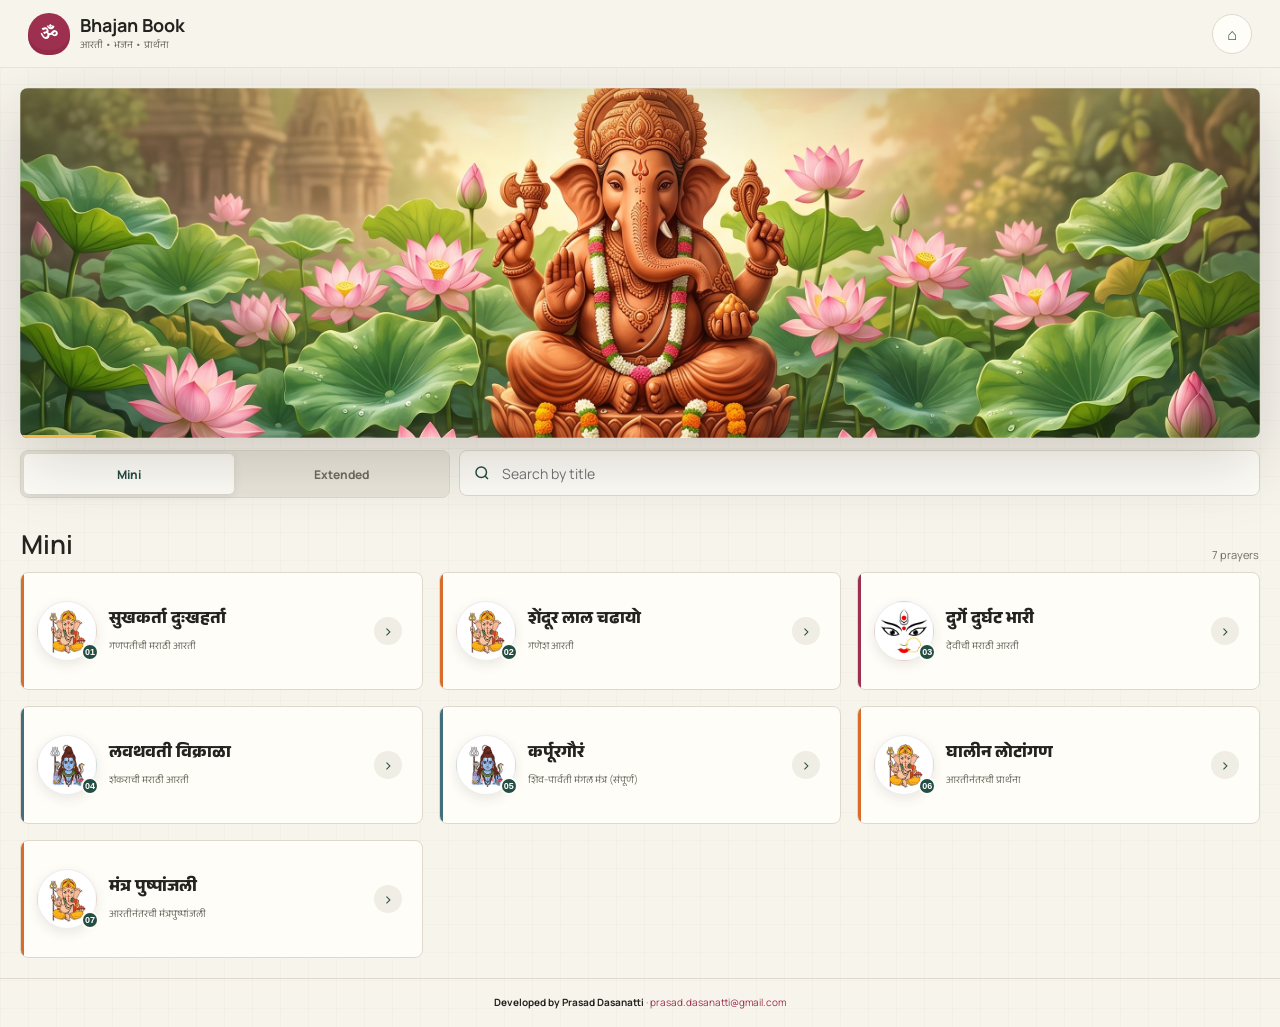
<file: index.html>
<!doctype html>
<html lang="mr">
	<head>
		<meta charset="utf-8" />
		<meta name="viewport" content="width=device-width,initial-scale=1,viewport-fit=cover" />
		<meta name="theme-color" content="#7c3f1d" />
		<meta name="mobile-web-app-capable" content="yes" />
		<meta name="apple-mobile-web-app-capable" content="yes" />
		<meta name="apple-mobile-web-app-status-bar-style" content="default" />
		<meta name="apple-mobile-web-app-title" content="Bhajan Book" />
		<meta name="description" content="A peaceful, offline-ready Marathi devotional bhajan and aarti book." />
		<link rel="manifest" href="manifest.json" />
		<link rel="stylesheet" href="css/app.css" />
		<title>Bhajan Book</title>
	</head>
	<body>
		<header class="top">
			<div class="logo" aria-hidden="true">ॐ</div>
			<div>
				<div class="brand">Bhajan Book</div>
				<div class="sub">आरती • भजन • प्रार्थना</div>
			</div>
			<button class="topHome" id="homeBtn" type="button" aria-label="Go to bhajan list" title="Bhajan list">⌂</button>
		</header>
		<main>
			<section id="listView" class="view active">
				<div class="hero" role="img" aria-label="Lord Ganesha seated among lotus flowers">
					<h1 class="visuallyHidden">Bhajans, aartis and prayers</h1>
				</div>
				<div class="collectionBar">
					<div id="versionTabs" class="versionTabs" role="tablist" aria-label="Bhajan collection version"></div>
					<label class="search">
						<svg viewBox="0 0 24 24" fill="none" stroke="currentColor" stroke-width="2" aria-hidden="true">
							<circle cx="11" cy="11" r="7"></circle>
							<path d="m20 20-4-4"></path>
						</svg>
						<input id="search" type="search" placeholder="Search by title" autocomplete="off" aria-label="Search bhajans" />
					</label>
				</div>
				<div class="sectionHead">
					<h2 id="collectionName">Current collection</h2>
					<span id="collectionCount" class="collectionCount" aria-live="polite"></span>
				</div>
				<div id="grid" class="grid"></div>
			</section>
			<section id="readerView" class="view">
				<div class="reader">
					<div class="readerTop">
						<button class="btn" id="backBtn" type="button">← All Bhajans</button>
						<span id="count" class="count"></span>
					</div>
					<div class="readerLayout">
						<div id="readerArt" class="readerArt" aria-hidden="true"></div>
						<div class="panel">
							<div class="content">
								<div class="invocation" aria-hidden="true">॥ श्री ॥</div>
								<h2 id="rtitle"></h2>
								<div id="rmeta" class="meta"></div>
								<div id="lyrics" class="lyrics"></div>
							</div>
						</div>
					</div>
					<div class="nav">
						<div class="navrow">
							<button id="prevBtn" type="button">← Previous</button>
							<button id="nextBtn" class="next" type="button">Next Bhajan →</button>
							<button id="listBtn" type="button">☰ List</button>
						</div>
						<div class="hint">Swipe left/right on the lyrics • Keyboard ← / → also works</div>
					</div>
				</div>
			</section>
		</main>
		<footer class="appFooter">
			<span class="devName">Developed by Prasad Dasanatti</span>
			· <a href="mailto:prasad.dasanatti@gmail.com">prasad.dasanatti@gmail.com</a>
		</footer>
		<script src="js/bhajans.js"></script>
		<script src="js/ui.js"></script>
		<script src="js/navigation.js"></script>
		<script src="js/app.js"></script>
	</body>
</html>
</file>
<file: css/app.css>
@font-face {
	font-family: "Manrope";
	src: url("../assets/fonts/manrope-latin.woff2") format("woff2");
	font-style: normal;
	font-weight: 200 800;
	font-display: swap;
}

@font-face {
	font-family: "Anek Devanagari";
	src: url("../assets/fonts/anek-devanagari.woff2") format("woff2");
	font-style: normal;
	font-weight: 100 800;
	font-display: swap;
}

@font-face {
	font-family: "Tiro Devanagari Marathi";
	src: url("../assets/fonts/tiro-marathi-devanagari.woff2") format("woff2");
	font-style: normal;
	font-weight: 400;
	font-display: swap;
	unicode-range: U+0900-097F, U+1CD0-1CFF, U+A8E0-A8FF;
}

@font-face {
	font-family: "Tiro Devanagari Marathi";
	src: url("../assets/fonts/tiro-marathi-latin.woff2") format("woff2");
	font-style: normal;
	font-weight: 400;
	font-display: swap;
	unicode-range: U+0000-024F;
}

:root {
	--font-ui: "Manrope", "Anek Devanagari", "Nirmala UI", sans-serif;
	--font-devanagari: "Anek Devanagari", "Nirmala UI", sans-serif;
	--font-reading: "Tiro Devanagari Marathi", "Nirmala UI", serif;
	--canvas: #f7f4ec;
	--paper: #fffdf8;
	--ink: #24231f;
	--muted: #706c62;
	--line: #ded9cc;
	--saffron: #d96c2b;
	--saffron-deep: #9f3f1f;
	--marigold: #f2b84b;
	--lotus: #9d2f4f;
	--forest: #244d44;
	--forest-soft: #dce8df;
	--safe-top: env(safe-area-inset-top, 0px);
	--safe-bottom: env(safe-area-inset-bottom, 0px);
	--shadow-sm: 0 8px 24px rgba(58, 45, 29, 0.08);
	--shadow-lg: 0 24px 70px rgba(35, 27, 18, 0.18);
}

* {
	box-sizing: border-box;
}

html {
	scroll-behavior: smooth;
}

body {
	min-height: 100vh;
	margin: 0;
	background: linear-gradient(rgba(62, 80, 69, 0.025) 1px, transparent 1px), linear-gradient(90deg, rgba(62, 80, 69, 0.025) 1px, transparent 1px), var(--canvas);
	background-size: 28px 28px;
	color: var(--ink);
	font-family: var(--font-ui);
}

button,
input,
a {
	font: inherit;
}

button {
	touch-action: manipulation;
}

a {
	color: inherit;
	text-decoration: none;
}

.visuallyHidden {
	position: absolute;
	width: 1px;
	height: 1px;
	padding: 0;
	overflow: hidden;
	clip: rect(0 0 0 0);
	white-space: nowrap;
	border: 0;
}

.view {
	display: none;
}

.view.active {
	display: block;
	animation: reveal 280ms ease both;
}

@keyframes reveal {
	from {
		opacity: 0;
		transform: translateY(4px);
	}
}

.top {
	position: sticky;
	top: 0;
	z-index: 30;
	display: flex;
	align-items: center;
	gap: 10px;
	height: calc(58px + var(--safe-top));
	padding: var(--safe-top) 14px 0;
	background: rgba(247, 244, 236, 0.9);
	border-bottom: 1px solid rgba(36, 35, 31, 0.08);
	backdrop-filter: blur(18px) saturate(130%);
}

.logo {
	display: grid;
	place-items: center;
	width: 36px;
	height: 36px;
	color: #fff;
	background: var(--lotus);
	border-radius: 50% 50% 44% 44%;
	box-shadow: inset 0 -5px 0 rgba(68, 8, 25, 0.12);
	font: 700 18px var(--font-reading);
}

.brand {
	font-family: var(--font-ui);
	font-size: 16px;
	font-weight: 700;
}

.sub {
	color: var(--muted);
	font-size: 10px;
	letter-spacing: 0;
}

.topHome,
.iconButton {
	display: grid;
	place-items: center;
	width: 40px;
	height: 40px;
	padding: 0;
	border: 1px solid var(--line);
	border-radius: 50%;
	background: var(--paper);
	color: var(--forest);
	cursor: pointer;
}

.topHome {
	margin-left: auto;
}

main {
	width: min(100%, 1280px);
	margin: 0 auto;
	padding: 12px 12px 28px;
}

.hero {
	position: relative;
	min-height: 264px;
	margin-bottom: 12px;
	overflow: hidden;
	border-radius: 8px;
	background: #758057 url("../assets/images/hero.jpeg") center / cover no-repeat;
	box-shadow: var(--shadow-lg);
}

.hero::before {
	content: "";
	position: absolute;
	inset: 0;
	box-shadow: inset 0 0 0 1px rgba(255, 255, 255, 0.22);
	pointer-events: none;
}

.hero::after {
	content: "";
	position: absolute;
	left: 0;
	bottom: 0;
	width: 76px;
	height: 3px;
	background: var(--marigold);
}

.collectionBar {
	display: grid;
	gap: 9px;
	margin-bottom: 14px;
}

.versionTabs {
	display: grid;
	grid-template-columns: 1fr 1fr;
	gap: 3px;
	padding: 3px;
	border: 1px solid var(--line);
	border-radius: 8px;
	background: #eae6dc;
}

.tab {
	min-height: 40px;
	padding: 7px 10px;
	border: 0;
	border-radius: 5px;
	background: transparent;
	color: var(--muted);
	font-size: 12px;
	font-weight: 750;
	cursor: pointer;
}

.tab[aria-selected="true"] {
	background: var(--paper);
	color: var(--forest);
	box-shadow: 0 2px 10px rgba(41, 49, 42, 0.1);
}

.search {
	display: flex;
	align-items: center;
	height: 46px;
	padding: 0 13px;
	border: 1px solid var(--line);
	border-radius: 8px;
	background: var(--paper);
	color: var(--forest);
}

.search svg {
	width: 18px;
	height: 18px;
	flex: none;
}

.search input {
	width: 100%;
	margin-left: 9px;
	border: 0;
	outline: 0;
	background: transparent;
	color: var(--ink);
	font-size: 14px;
}

.sectionHead {
	display: flex;
	align-items: end;
	justify-content: space-between;
	gap: 12px;
	margin: 18px 1px 10px;
}

.sectionHead h2 {
	margin: 0;
	font-family: var(--font-ui);
	font-size: 20px;
	font-weight: 600;
}

.collectionCount {
	color: var(--muted);
	font-size: 11px;
}

.grid {
	display: grid;
	gap: 8px;
}

.card {
	position: relative;
	display: grid;
	grid-template-columns: 48px minmax(0, 1fr) 28px;
	align-items: center;
	gap: 10px;
	min-height: 72px;
	width: 100%;
	padding: 8px 10px;
	overflow: hidden;
	border: 1px solid var(--line);
	border-radius: 7px;
	background: var(--paper);
	color: var(--ink);
	text-align: left;
	cursor: pointer;
	transition:
		border-color 180ms ease,
		transform 180ms ease,
		box-shadow 180ms ease;
}

.card::before {
	content: "";
	position: absolute;
	inset: 0 auto 0 0;
	width: 3px;
	background: var(--card-accent, var(--saffron));
}

.card:hover {
	transform: translateY(-2px);
	border-color: color-mix(in srgb, var(--card-accent, var(--saffron)) 48%, var(--line));
	box-shadow: var(--shadow-sm);
}

.cardMark {
	position: relative;
	width: 48px;
	height: 48px;
	border: 1px solid rgba(36, 35, 31, 0.08);
	border-radius: 50%;
	background-color: var(--card-tint, #f5e5d8);
	background-image: var(--deity-image, url("../assets/images/om.png"));
	background-position: center;
	background-repeat: no-repeat;
	background-size: cover;
	box-shadow: 0 4px 12px rgba(58, 45, 29, 0.1);
}

.cardNumber {
	position: absolute;
	right: -3px;
	bottom: -1px;
	display: grid;
	place-items: center;
	width: 18px;
	height: 18px;
	border: 2px solid var(--paper);
	border-radius: 50%;
	background: var(--forest);
	color: #fff;
	font: 700 9px sans-serif;
}

.cardBody {
	min-width: 0;
}

.cardTitle {
	overflow: hidden;
	color: var(--ink);
	font-family: var(--font-devanagari);
	font-size: 15px;
	font-weight: 750;
	text-overflow: ellipsis;
	white-space: nowrap;
}

.cardMeta {
	display: flex;
	align-items: center;
	gap: 6px;
	margin-top: 3px;
	overflow: hidden;
	color: var(--muted);
	font-size: 10px;
	white-space: nowrap;
}

.langTag {
	flex: none;
	padding: 2px 6px;
	border-radius: 4px;
	background: var(--forest-soft);
	color: var(--forest);
	font-size: 9px;
	font-weight: 800;
	text-transform: uppercase;
}

.cardArrow {
	display: grid;
	place-items: center;
	width: 28px;
	height: 28px;
	border-radius: 50%;
	background: #f0ede4;
	color: var(--forest);
	font-size: 16px;
}

.card[data-type="durga"],
.readerArt[data-type="durga"] {
	--card-accent: #9d2f4f;
	--card-tint: #f4dfe5;
	--deity-image: url("../assets/images/durga.jpeg");
}
.card[data-type="shiva"],
.readerArt[data-type="shiva"] {
	--card-accent: #426f7b;
	--card-tint: #dcebed;
	--deity-image: url("../assets/images/shiva.png");
}
.card[data-type="vitthal"],
.readerArt[data-type="vitthal"] {
	--card-accent: #3f5d9b;
	--card-tint: #e1e7f5;
	--deity-image: url("../assets/images/panduranga.jpeg");
}
.card[data-type="hanuman"],
.readerArt[data-type="hanuman"] {
	--card-accent: #c24f29;
	--card-tint: #f6e0d7;
	--deity-image: url("../assets/images/hanuman.png");
}
.card[data-type="datta"],
.readerArt[data-type="datta"] {
	--card-accent: #6f4b86;
	--card-tint: #eae1ef;
	--deity-image: url("../assets/images/datta.jpeg");
}
.card[data-type="dnyaneshwar"],
.readerArt[data-type="dnyaneshwar"] {
	--card-accent: #4c7452;
	--card-tint: #e1ecdf;
	--deity-image: url("../assets/images/om.png");
}

.card[data-type="ganesha"],
.readerArt[data-type="ganesha"] {
	--deity-image: url("../assets/images/ganesha.png");
}

.emptyState {
	padding: 40px 14px;
	color: var(--muted);
	text-align: center;
}

.reader {
	width: min(100%, 1060px);
	margin: 0 auto;
}

.readerTop {
	display: flex;
	align-items: center;
	gap: 10px;
	margin-bottom: 8px;
}

.btn {
	min-height: 40px;
	padding: 0 10px;
	border: 0;
	background: transparent;
	color: var(--forest);
	font-size: 12px;
	font-weight: 800;
	cursor: pointer;
}

.count {
	margin-left: auto;
	color: var(--muted);
	font-size: 11px;
}

.readerLayout {
	display: block;
}

.readerArt {
	display: none;
}

.panel {
	background: var(--paper);
	overflow: hidden;
	border: 1px solid var(--line);
	border-radius: 8px;
	box-shadow: 0 6px 20px rgba(58, 45, 29, 0.05);
}

.content {
	padding: 14px 16px 24px;
}

.invocation {
	margin-bottom: 5px;
	color: var(--lotus);
	font-size: 11px;
	font-weight: 800;
}

.content h2 {
	margin: 0;
	font-family: var(--font-reading);
	font-size: clamp(24px, 7vw, 42px);
	font-weight: 600;
	line-height: 1.18;
}

.content .meta {
	display: flex;
	align-items: center;
	gap: 7px;
	margin: 6px 0 13px;
	color: var(--muted);
	font-size: 11px;
}

.lyrics {
	white-space: pre-line;
	font-family: var(--font-reading);
	font-size: clamp(18px, 4.8vw, 24px);
	line-height: 1.58;
}

.nav {
	position: sticky;
	bottom: 0;
	z-index: 20;
	padding: 8px 0 calc(7px + var(--safe-bottom));
	background: linear-gradient(transparent 0, var(--canvas) 26%);
}

.navrow {
	display: grid;
	grid-template-columns: 1fr 1.2fr 0.72fr;
	gap: 6px;
	padding-top: 8px;
}

.nav button {
	min-height: 44px;
	padding: 0 8px;
	border: 1px solid var(--line);
	border-radius: 6px;
	background: var(--paper);
	color: var(--forest);
	font-size: 11px;
	font-weight: 800;
	cursor: pointer;
}

.nav .next {
	border-color: var(--forest);
	background: var(--forest);
	color: #fff;
}

.nav button:disabled {
	opacity: 0.38;
}

.hint {
	display: none;
}

.appFooter {
	padding: 16px 14px calc(18px + var(--safe-bottom));
	border-top: 1px solid var(--line);
	color: var(--muted);
	font-size: 10px;
	text-align: center;
}

.appFooter .devName {
	color: var(--ink);
	font-weight: 700;
}

.appFooter a {
	color: var(--lotus);
}

.photoCredit {
	display: block;
	margin-top: 4px;
	font-size: 9px;
}

button:focus-visible,
input:focus-visible,
a:focus-visible {
	outline: 3px solid var(--marigold);
	outline-offset: 2px;
}

@media (min-width: 600px) {
	main {
		padding: 20px;
	}

	.hero {
		min-height: 450px;
	}

	.collectionBar {
		grid-template-columns: minmax(330px, 430px) minmax(240px, 1fr);
	}

	.grid {
		grid-template-columns: repeat(2, minmax(0, 1fr));
		gap: 12px;
	}

	.card {
		min-height: 92px;
		padding: 12px 14px;
	}

	.cardMark {
		width: 52px;
		height: 52px;
	}

	.cardTitle {
		font-size: 17px;
	}

	.panel {
		border: 1px solid var(--line);
		border-radius: 8px;
	}

	.content {
		padding: 24px 30px 34px;
	}

	.hint {
		display: block;
		margin-top: 6px;
		color: var(--muted);
		font-size: 10px;
		text-align: center;
	}
}

@media (min-width: 900px) {
	.top {
		height: calc(68px + var(--safe-top));
		padding-inline: 28px;
	}

	.logo {
		width: 42px;
		height: 42px;
	}

	.brand {
		font-size: 18px;
	}

	.hero {
		min-height: 350px;
		background-position: center 54%;
	}

	.sectionHead {
		margin-top: 28px;
	}

	.sectionHead h2 {
		font-size: 26px;
	}

	.grid {
		grid-template-columns: repeat(3, minmax(0, 1fr));
		gap: 16px;
	}

	.card {
		grid-template-columns: 62px minmax(0, 1fr) 32px;
		min-height: 118px;
		padding: 16px;
		border-radius: 8px;
	}

	.cardMark {
		width: 60px;
		height: 60px;
	}

	.readerLayout {
		display: grid;
		grid-template-columns: 300px minmax(0, 1fr);
		gap: 24px;
		align-items: start;
	}

	.readerArt {
		position: sticky;
		top: 92px;
		display: flex;
		min-height: 440px;
		align-items: center;
		justify-content: center;
		padding: 24px;
		overflow: hidden;
		border-radius: 8px;
		background: #b8716c url("../assets/images/lyrics_side_bg.jpeg") center / cover no-repeat;
		box-shadow: var(--shadow-lg);
	}

	.readerArt::after {
		content: "";
		position: absolute;
		inset: 0;
		background: radial-gradient(circle, rgba(255, 250, 242, 0.1), rgba(74, 31, 48, 0.18));
	}

	.readerArtThumb {
		position: relative;
		z-index: 1;
		display: block;
		width: 180px;
		height: 180px;
		border: 3px solid rgba(255, 255, 255, 0.72);
		border-radius: 50%;
		background-color: var(--card-tint, #f5e5d8);
		background-image: var(--deity-image, url("../assets/images/om.png"));
		background-position: center;
		background-repeat: no-repeat;
		background-size: cover;
		box-shadow: 0 18px 45px rgba(76, 28, 48, 0.24);
	}

	.content {
		padding: 34px 42px 44px;
	}

	.lyrics {
		font-size: clamp(20px, 1.65vw, 25px);
		line-height: 1.68;
	}
}

@media (min-width: 1300px) {
	.grid {
		grid-template-columns: repeat(4, minmax(0, 1fr));
	}

	.hero {
		min-height: 490px;
	}
}

@media (max-height: 480px) and (orientation: landscape) {
	.hero {
		min-height: 118px;
	}
}

@media (prefers-reduced-motion: reduce) {
	* {
		scroll-behavior: auto !important;
		animation: none !important;
		transition: none !important;
	}
}
</file>
